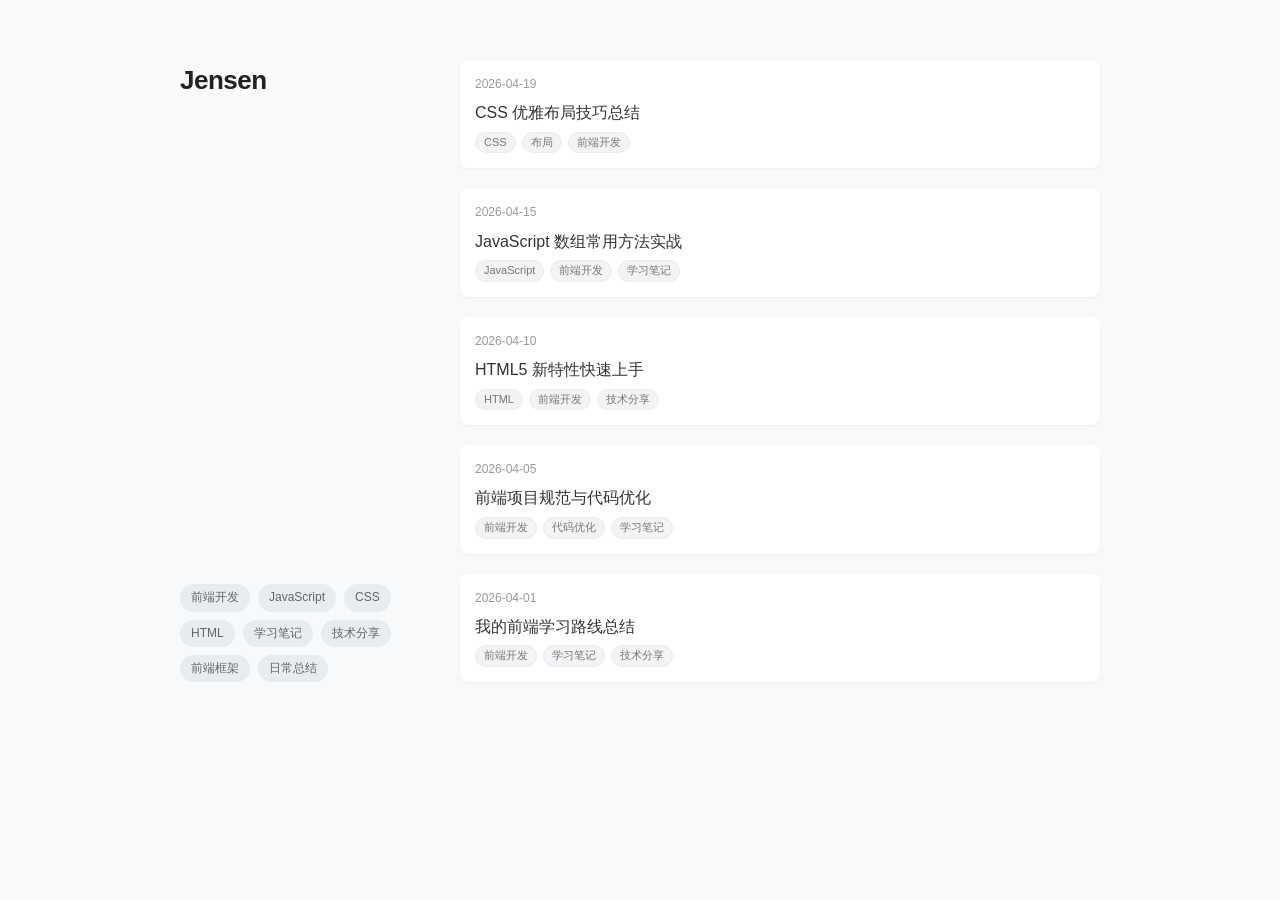
<file: index.html>
<!DOCTYPE html>
<html lang="zh-CN">
<head>
  <meta charset="UTF-8">
  <meta name="viewport" content="width=device-width, initial-scale=1.0">
  <title>Jensen's Blog</title>
  <link rel="stylesheet" href="style.css">
</head>
<body>
  <div class="container">
    <!-- 侧边栏（个性化修改，贴合Jensen专属博客） -->
    <aside class="sidebar">
      <h1 class="blog-title">Jensen</h1>
      <div class="sidebar-space"></div>
      <div class="tags">
        <span class="tag-item">前端开发</span>
        <span class="tag-item">JavaScript</span>
        <span class="tag-item">CSS</span>
        <span class="tag-item">HTML</span>
        <span class="tag-item">学习笔记</span>
        <span class="tag-item">技术分享</span>
        <span class="tag-item">前端框架</span>
        <span class="tag-item">日常总结</span>
      </div>
    </aside>

    <!-- 主内容区（个性化文章列表，不复制原站内容） -->
    <main class="content">
      <div class="post-list">
        <div class="post-item">
          <span class="post-date">2026-04-19</span>
          <a href="blog-detail.html" class="post-link">CSS 优雅布局技巧总结</a>
          <div class="post-tags">
            <span class="post-tag">CSS</span>
            <span class="post-tag">布局</span>
            <span class="post-tag">前端开发</span>
          </div>
        </div>

        <div class="post-item">
          <span class="post-date">2026-04-15</span>
          <a href="blog-detail.html" class="post-link">JavaScript 数组常用方法实战</a>
          <div class="post-tags">
            <span class="post-tag">JavaScript</span>
            <span class="post-tag">前端开发</span>
            <span class="post-tag">学习笔记</span>
          </div>
        </div>

        <div class="post-item">
          <span class="post-date">2026-04-10</span>
          <a href="blog-detail.html" class="post-link">HTML5 新特性快速上手</a>
          <div class="post-tags">
            <span class="post-tag">HTML</span>
            <span class="post-tag">前端开发</span>
            <span class="post-tag">技术分享</span>
          </div>
        </div>

        <div class="post-item">
          <span class="post-date">2026-04-05</span>
          <a href="blog-detail.html" class="post-link">前端项目规范与代码优化</a>
          <div class="post-tags">
            <span class="post-tag">前端开发</span>
            <span class="post-tag">代码优化</span>
            <span class="post-tag">学习笔记</span>
          </div>
        </div>

        <div class="post-item">
          <span class="post-date">2026-04-01</span>
          <a href="blog-detail.html" class="post-link">我的前端学习路线总结</a>
          <div class="post-tags">
            <span class="post-tag">前端开发</span>
            <span class="post-tag">学习笔记</span>
            <span class="post-tag">技术分享</span>
          </div>
        </div>
      </div>
    </main>
  </div>
</body>
</html>
</file>
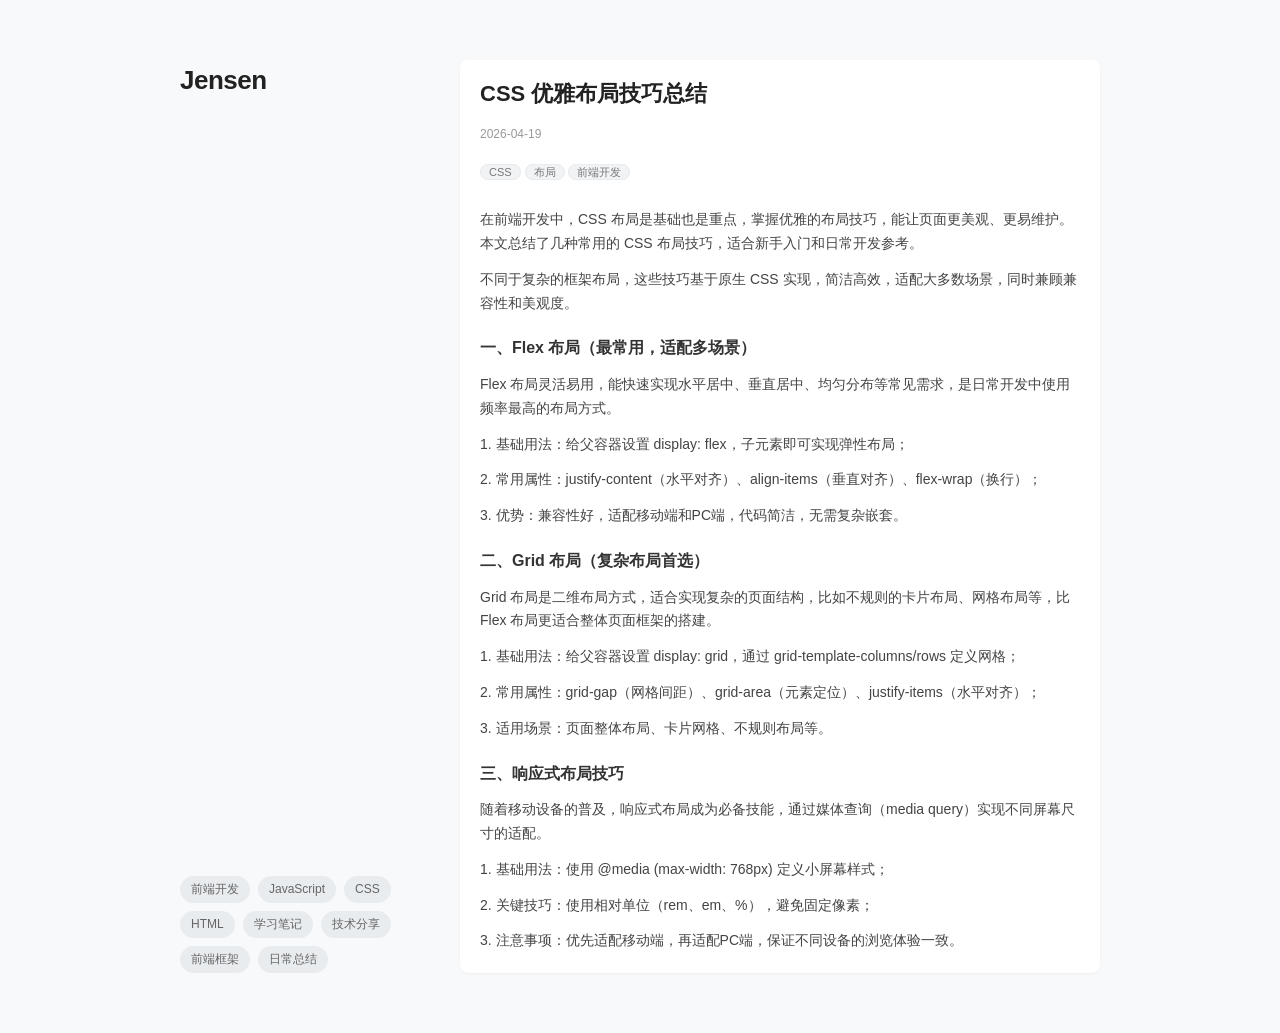
<file: blog-detail.html>
<!DOCTYPE html>
<html lang="zh-CN">
<head>
  <meta charset="UTF-8">
  <meta name="viewport" content="width=device-width, initial-scale=1.0">
  <title>CSS 优雅布局技巧总结 - Jensen's Blog</title>
  <link rel="stylesheet" href="style.css">
</head>
<body>
  <div class="container">
    <aside class="sidebar">
      <h1 class="blog-title">Jensen</h1>
      <div class="sidebar-space"></div>
      <div class="tags">
        <span class="tag-item">前端开发</span>
        <span class="tag-item">JavaScript</span>
        <span class="tag-item">CSS</span>
        <span class="tag-item">HTML</span>
        <span class="tag-item">学习笔记</span>
        <span class="tag-item">技术分享</span>
        <span class="tag-item">前端框架</span>
        <span class="tag-item">日常总结</span>
      </div>
    </aside>

    <main class="content">
      <article class="post-detail">
        <h1 class="detail-title">CSS 优雅布局技巧总结</h1>
        <span class="detail-date">2026-04-19</span>
        <div class="detail-tags">
          <span class="post-tag">CSS</span>
          <span class="post-tag">布局</span>
          <span class="post-tag">前端开发</span>
        </div>
        <div class="detail-content">
          <p>在前端开发中，CSS 布局是基础也是重点，掌握优雅的布局技巧，能让页面更美观、更易维护。本文总结了几种常用的 CSS 布局技巧，适合新手入门和日常开发参考。</p>
          <p>不同于复杂的框架布局，这些技巧基于原生 CSS 实现，简洁高效，适配大多数场景，同时兼顾兼容性和美观度。</p>
          
          <h3>一、Flex 布局（最常用，适配多场景）</h3>
          <p>Flex 布局灵活易用，能快速实现水平居中、垂直居中、均匀分布等常见需求，是日常开发中使用频率最高的布局方式。</p>
          <p>1. 基础用法：给父容器设置 display: flex，子元素即可实现弹性布局；</p>
          <p>2. 常用属性：justify-content（水平对齐）、align-items（垂直对齐）、flex-wrap（换行）；</p>
          <p>3. 优势：兼容性好，适配移动端和PC端，代码简洁，无需复杂嵌套。</p>

          <h3>二、Grid 布局（复杂布局首选）</h3>
          <p>Grid 布局是二维布局方式，适合实现复杂的页面结构，比如不规则的卡片布局、网格布局等，比 Flex 布局更适合整体页面框架的搭建。</p>
          <p>1. 基础用法：给父容器设置 display: grid，通过 grid-template-columns/rows 定义网格；</p>
          <p>2. 常用属性：grid-gap（网格间距）、grid-area（元素定位）、justify-items（水平对齐）；</p>
          <p>3. 适用场景：页面整体布局、卡片网格、不规则布局等。</p>

          <h3>三、响应式布局技巧</h3>
          <p>随着移动设备的普及，响应式布局成为必备技能，通过媒体查询（media query）实现不同屏幕尺寸的适配。</p>
          <p>1. 基础用法：使用 @media (max-width: 768px) 定义小屏幕样式；</p>
          <p>2. 关键技巧：使用相对单位（rem、em、%），避免固定像素；</p>
          <p>3. 注意事项：优先适配移动端，再适配PC端，保证不同设备的浏览体验一致。</p>
        </div>
      </article>
    </main>
  </div>

  <style>
    /* 详情页额外样式，贴合Jensen博客风格，简洁美观 */
    .post-detail {
      display: flex;
      flex-direction: column;
      gap: 16px;
      padding: 20px;
      background-color: #fff;
      border-radius: 8px;
      box-shadow: 0 1px 3px rgba(0,0,0,0.05);
    }
    .detail-title {
      font-size: 22px;
      font-weight: 600;
      color: #222;
      line-height: 1.3;
    }
    .detail-date {
      font-size: 12px;
      color: #999;
    }
    .detail-content {
      display: flex;
      flex-direction: column;
      gap: 12px;
      margin-top: 10px;
    }
    .detail-content h3 {
      font-size: 16px;
      font-weight: 600;
      color: #333;
      margin-top: 8px;
    }
    .detail-content p {
      font-size: 14px;
      color: #444;
      line-height: 1.7;
    }
  </style>
</body>
</html>
</file>
<file: style.css>
/* 全局重置，简洁美观，适配Jensen专属博客 */
* {
  margin: 0;
  padding: 0;
  box-sizing: border-box;
}

body {
  /* 系统默认字体，避免报错，简洁耐看 */
  font-family: -apple-system, BlinkMacSystemFont, "Segoe UI", Roboto, sans-serif;
  background-color: #f8f9fa; /* 柔和背景，提升美观度 */
  color: #333333;
  font-size: 14px;
  line-height: 1.6;
  padding: 40px 0;
  min-height: 100vh;
}

/* 容器，居中布局，提升层次感 */
.container {
  display: flex;
  max-width: 1000px;
  margin: 0 auto;
  padding: 0 40px;
  gap: 60px;
}

/* 侧边栏，Jensen专属风格，简洁大气 */
.sidebar {
  width: 220px;
  flex-shrink: 0;
  display: flex;
  flex-direction: column;
  padding: 20px 0;
}

.blog-title {
  font-size: 26px;
  font-weight: 600;
  color: #222; /* 标题醒目，贴合个人博客 */
  margin-bottom: 40px;
  letter-spacing: -0.5px;
  transition: all 0.2s ease;
}
.blog-title:hover {
  color: #0071e3; /* hover效果，提升交互感 */
}

.sidebar-space {
  flex: 1; /* 占位，让标签靠下，布局更合理 */
}

.tags {
  display: flex;
  flex-wrap: wrap;
  gap: 8px;
}

.tag-item {
  font-size: 12px;
  color: #666666;
  background-color: #e9ecef;
  padding: 3px 10px;
  border-radius: 15px; /* 圆角设计，更柔和 */
  cursor: pointer;
  transition: all 0.2s ease;
  border: 1px solid transparent;
}

.tag-item:hover {
  background-color: #dee2e6;
  color: #333;
  border-color: #ced4da;
  transform: translateY(-1px); /* 轻微上浮，增强交互 */
}

/* 主内容区，文章列表样式，简洁美观 */
.content {
  flex: 1;
  padding: 20px 0;
}

.post-list {
  display: flex;
  flex-direction: column;
  gap: 20px;
}

.post-item {
  display: flex;
  flex-direction: column;
  gap: 6px;
  padding: 15px;
  border-radius: 8px;
  background-color: #fff;
  box-shadow: 0 1px 3px rgba(0,0,0,0.05);
  transition: all 0.2s ease;
}
.post-item:hover {
  box-shadow: 0 3px 8px rgba(0,0,0,0.08);
  transform: translateY(-2px);
}

.post-date {
  font-size: 12px;
  color: #999999;
  font-weight: 400;
}

.post-link {
  font-size: 16px;
  color: #333333;
  text-decoration: none;
  font-weight: 500;
  transition: color 0.2s ease;
}

.post-link:hover {
  color: #0071e3;
  text-decoration: underline;
  text-underline-offset: 2px;
}

.post-tags {
  display: flex;
  gap: 6px;
}

.post-tag {
  font-size: 11px;
  color: #777777;
  background-color: #f1f3f5;
  padding: 1px 8px;
  border-radius: 12px;
  border: 1px solid #e9ecef;
}

/* 响应式适配，小屏幕友好 */
@media (max-width: 768px) {
  .container {
    flex-direction: column;
    gap: 30px;
    padding: 0 20px;
  }
  .sidebar {
    width: 100%;
    flex-direction: row;
    justify-content: space-between;
    align-items: center;
    padding: 10px 0;
    border-bottom: 1px solid #eee;
  }
  .blog-title {
    margin-bottom: 0;
  }
  .sidebar-space {
    display: none;
  }
  .tags {
    gap: 6px;
  }
  .post-item {
    padding: 12px;
  }
}
</file>
